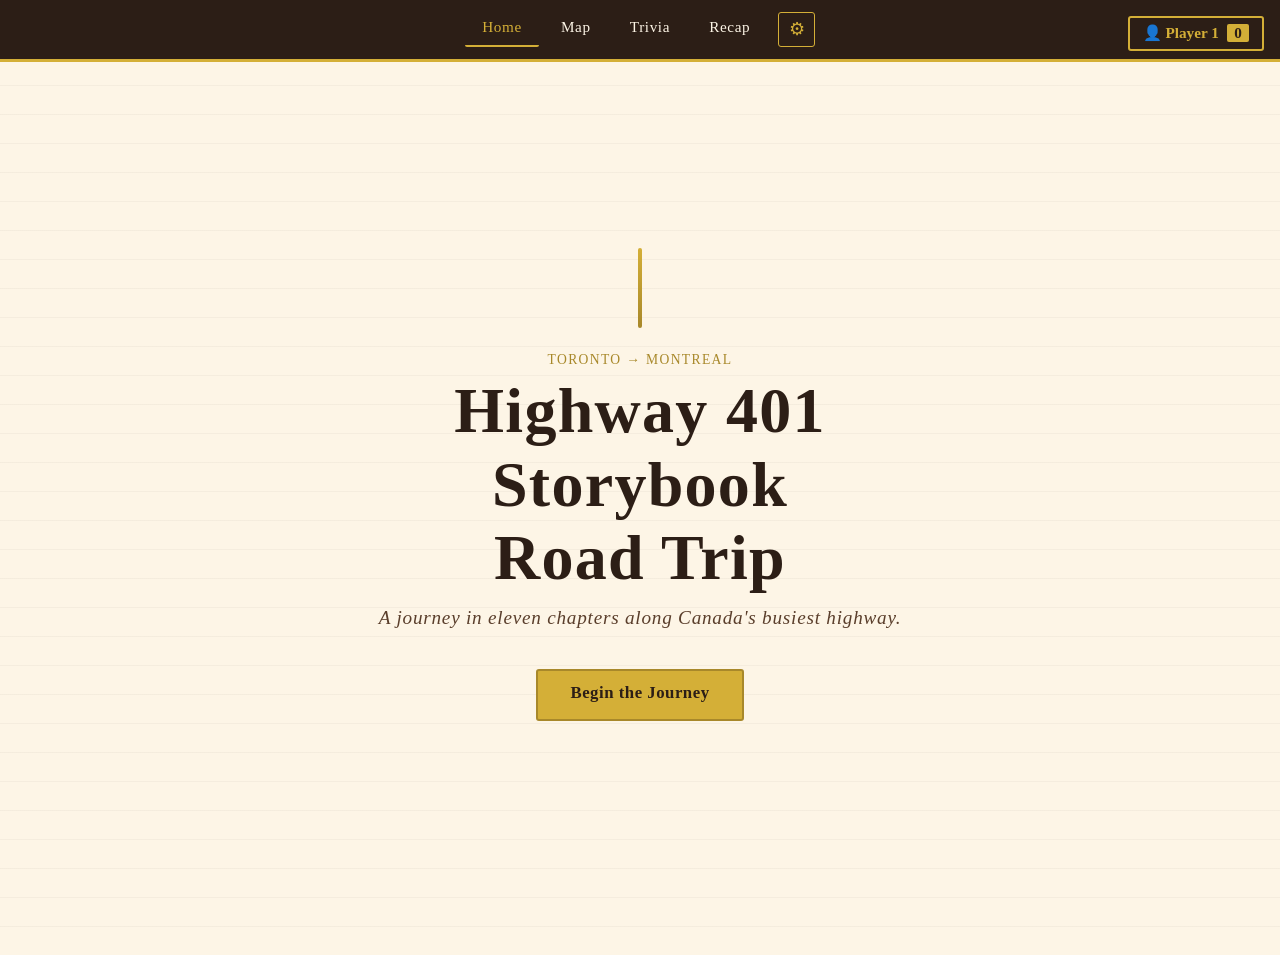
<file: index.html>
<!DOCTYPE html>
<html lang="en">
<head>
  <meta charset="UTF-8">
  <meta name="viewport" content="width=device-width, initial-scale=1.0">
  <title>Highway 401 Storybook Road Trip</title>
  <meta name="theme-color" content="#2c1e16">
  <link rel="manifest" href="manifest.json">
  <link rel="icon" href="icons/icon.svg" type="image/svg+xml">
  <link rel="stylesheet" href="css/style.css">
</head>
<body>

  <div id="score-display">Score: 0</div>

  <nav class="main-nav">
    <a href="index.html" class="active" data-i18n="nav.home">Home</a>
    <a href="map.html" data-i18n="nav.map">Map</a>
    <a href="game.html" data-i18n="nav.trivia">Trivia</a>
    <a href="recap.html" data-i18n="nav.recap">Recap</a>
  </nav>

  <main class="cover-hero">
    <div class="book-decoration"></div>
    <p class="route-label" data-i18n="cover.route">Toronto &rarr; Montreal</p>
    <h1 class="book-title">Highway 401<br>Storybook<br>Road Trip</h1>
    <p class="book-subtitle">A journey in eleven chapters along Canada's busiest highway.</p>
    <a href="game.html" class="btn btn-primary" data-i18n="cover.begin">Begin the Journey</a>
  </main>

  <script src="js/content.js"></script>
  <script src="js/storage.js"></script>
  <script src="js/players.js"></script>
  <script src="js/settings.js"></script>
  <script src="js/app.js"></script>
</body>
</html>
</file>
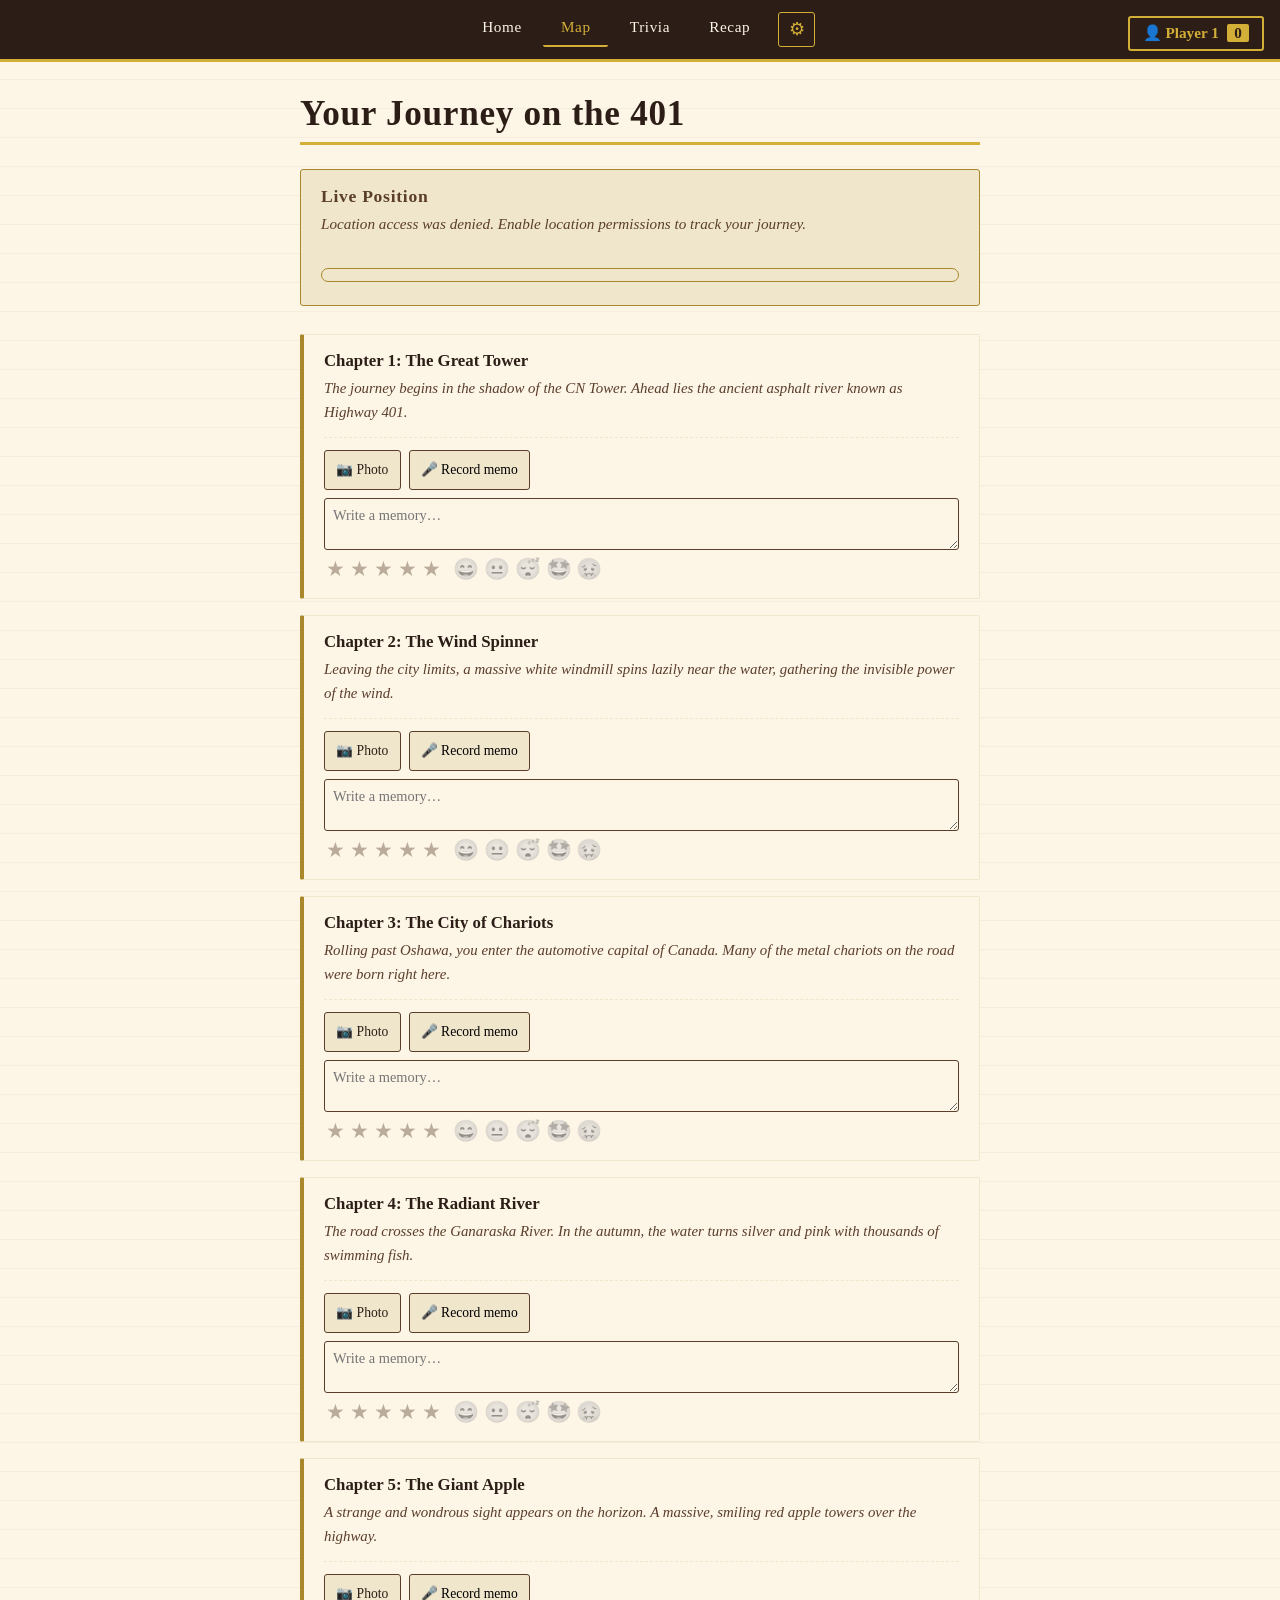
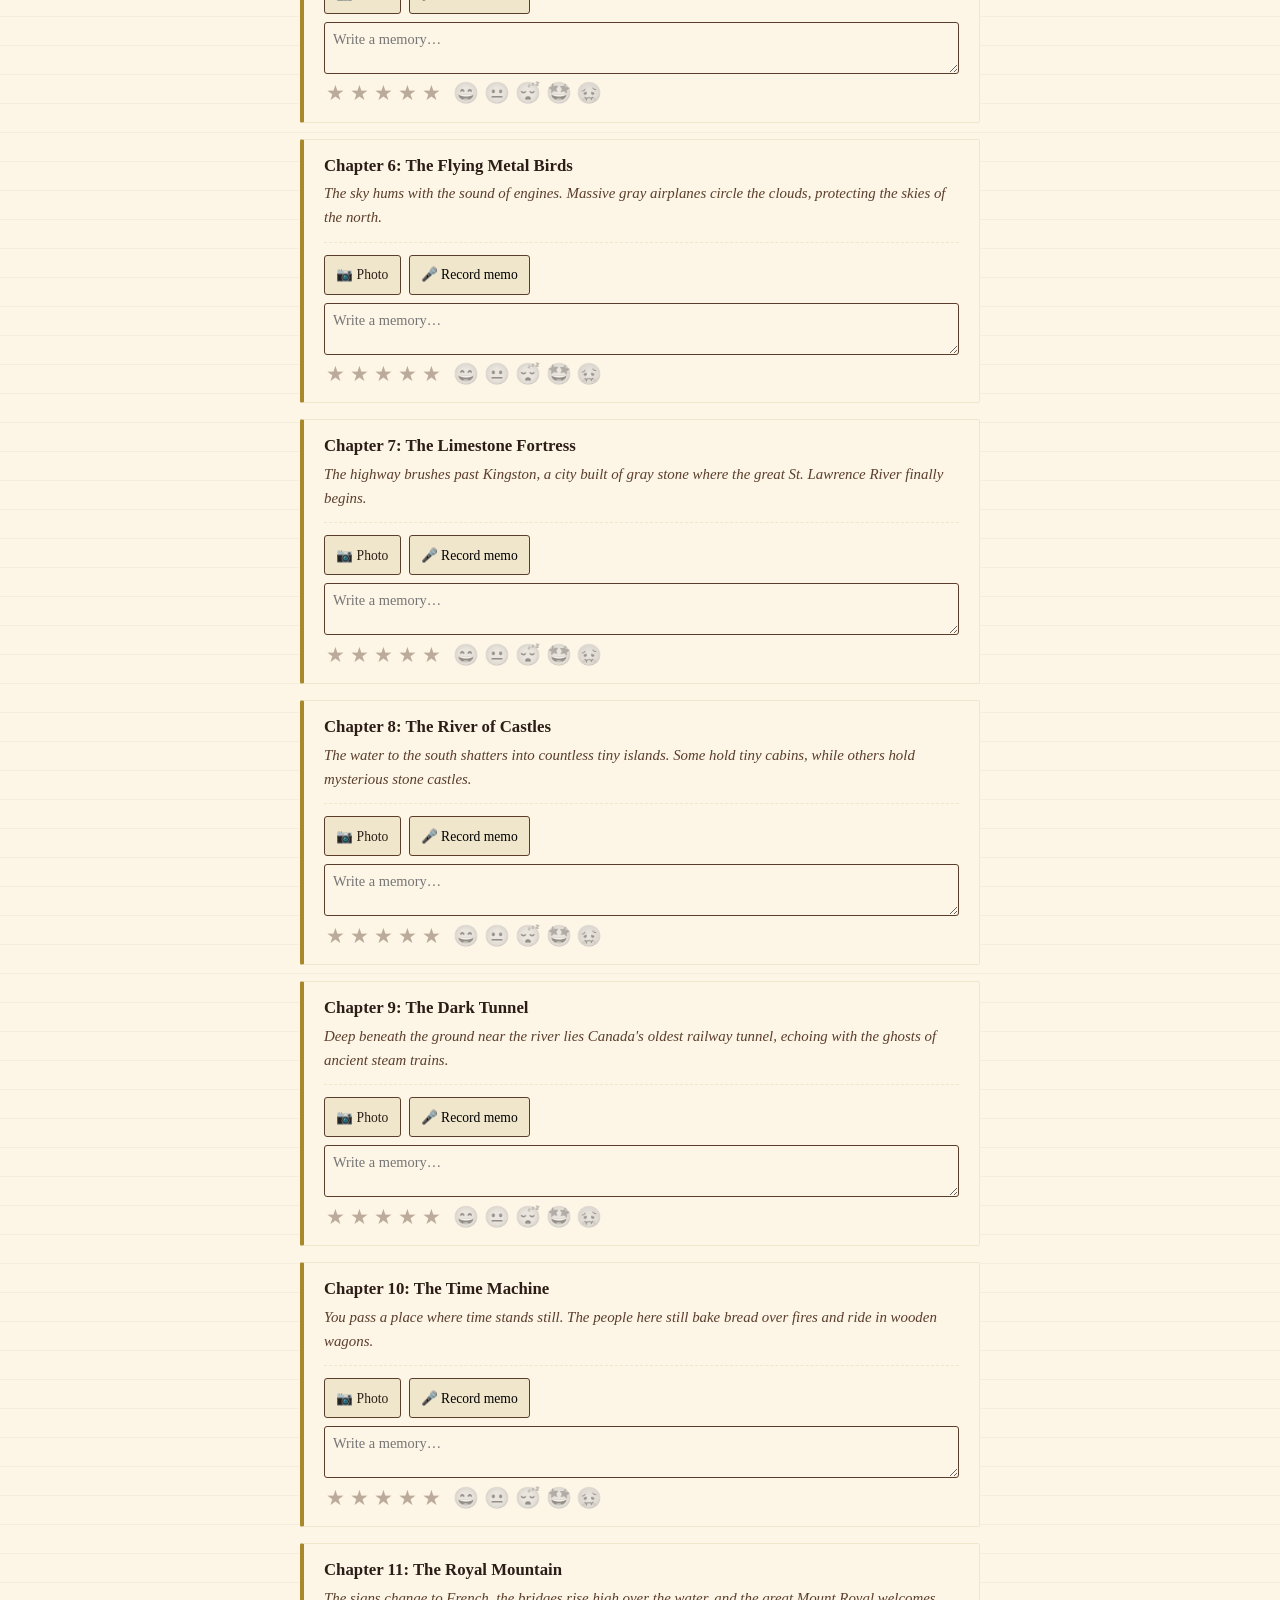
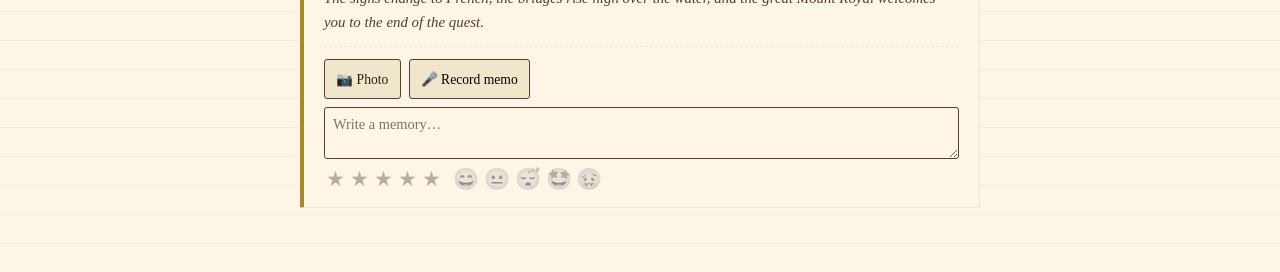
<file: map.html>
<!DOCTYPE html>
<html lang="en">
<head>
  <meta charset="UTF-8">
  <meta name="viewport" content="width=device-width, initial-scale=1.0">
  <title>Road Map — 401 Storybook</title>
  <meta name="theme-color" content="#2c1e16">
  <link rel="manifest" href="manifest.json">
  <link rel="icon" href="icons/icon.svg" type="image/svg+xml">
  <link rel="stylesheet" href="css/style.css">
</head>
<body>

  <div id="score-display">Score: 0</div>

  <nav class="main-nav">
    <a href="index.html" data-i18n="nav.home">Home</a>
    <a href="map.html" class="active" data-i18n="nav.map">Map</a>
    <a href="game.html" data-i18n="nav.trivia">Trivia</a>
    <a href="recap.html" data-i18n="nav.recap">Recap</a>
  </nav>

  <div class="page-inner">
    <h1>Your Journey on the 401</h1>

    <section class="gps-panel">
      <h2>Live Position</h2>
      <p id="geo-status">Requesting location access&hellip;</p>
      <p id="coords-display"></p>
      <div class="progress-track"><div id="progress-fill"></div></div>
      <p id="progress-label"></p>
      <p id="eta-label"></p>
    </section>

    <div id="map-container" class="milestone-list">
      <!-- Milestone cards rendered by app.js initMap() -->
    </div>
  </div>

  <script src="js/content.js"></script>
  <script src="js/storage.js"></script>
  <script src="js/players.js"></script>
  <script src="js/settings.js"></script>
  <script src="js/app.js"></script>
</body>
</html>
</file>
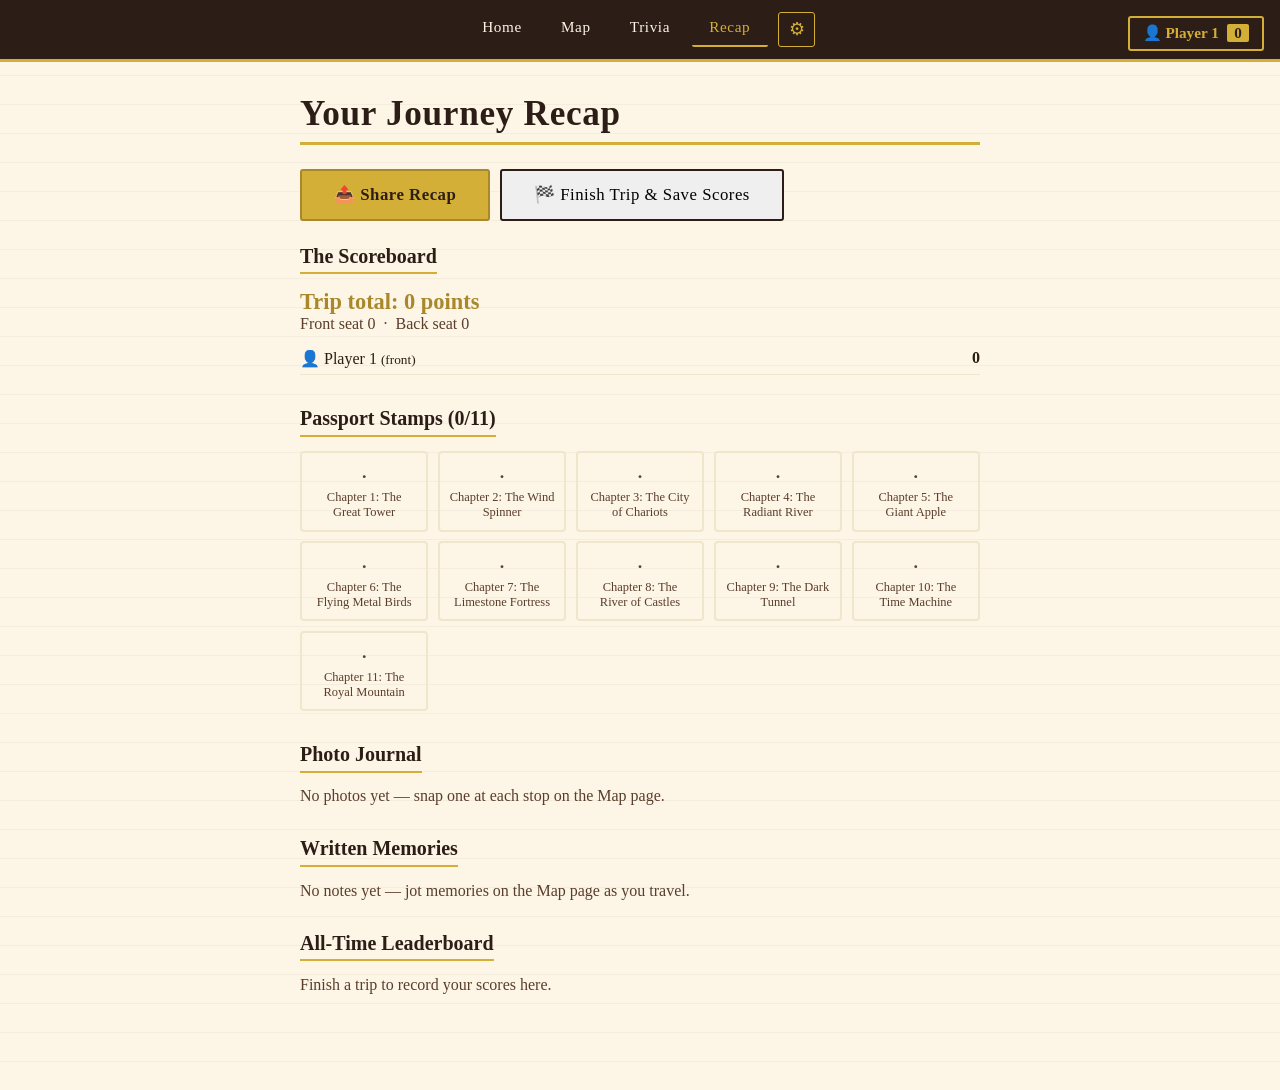
<file: recap.html>
<!DOCTYPE html>
<html lang="en">
<head>
  <meta charset="UTF-8">
  <meta name="viewport" content="width=device-width, initial-scale=1.0">
  <title>Trip Recap — 401 Storybook</title>
  <meta name="theme-color" content="#2c1e16">
  <link rel="manifest" href="manifest.json">
  <link rel="icon" href="icons/icon.svg" type="image/svg+xml">
  <link rel="stylesheet" href="css/style.css">
</head>
<body>

  <div id="score-display">Score: 0</div>

  <nav class="main-nav">
    <a href="index.html" data-i18n="nav.home">Home</a>
    <a href="map.html" data-i18n="nav.map">Map</a>
    <a href="game.html" data-i18n="nav.trivia">Trivia</a>
    <a href="recap.html" class="active" data-i18n="nav.recap">Recap</a>
  </nav>

  <div class="page-inner">
    <h1>Your Journey Recap</h1>

    <div style="display:flex;gap:0.6rem;flex-wrap:wrap;margin-bottom:1.5rem;">
      <button id="share-btn" class="btn btn-primary">📤 Share Recap</button>
      <button id="finish-btn" class="btn">🏁 Finish Trip &amp; Save Scores</button>
    </div>

    <section class="recap-section" id="recap-scores"></section>
    <section class="recap-section" id="recap-stamps"></section>
    <section class="recap-section" id="recap-photos"></section>
    <section class="recap-section" id="recap-memories"></section>
    <section class="recap-section" id="recap-leaderboard"></section>
  </div>

  <script src="js/content.js"></script>
  <script src="js/storage.js"></script>
  <script src="js/players.js"></script>
  <script src="js/settings.js"></script>
  <script src="js/app.js"></script>
  <script src="js/recap.js"></script>
</body>
</html>
</file>
<file: css/style.css>
/* ── Variables ─────────────────────────────────────────────────────────── */
:root {
  --parchment: #fdf5e6;
  --parchment-dark: #f0e6cc;
  --dark-ink: #2c1e16;
  --ink-mid: #5a3e2b;
  --gold: #d4af37;
  --gold-dark: #a8882a;
  --correct-green: #3a6b47;
  --incorrect-red: #8b2a2a;
  --font-serif: Georgia, "Times New Roman", serif;
  --max-width: 720px;
}

/* ── Reset & Base ──────────────────────────────────────────────────────── */
*, *::before, *::after {
  box-sizing: border-box;
  margin: 0;
  padding: 0;
}

html {
  font-size: 16px;
}

body {
  background-color: var(--parchment);
  background-image: repeating-linear-gradient(
    0deg,
    transparent,
    transparent 28px,
    rgba(44, 30, 22, 0.04) 28px,
    rgba(44, 30, 22, 0.04) 29px
  );
  color: var(--dark-ink);
  font-family: var(--font-serif);
  min-height: 100vh;
  padding-bottom: 3rem;
}

/* ── Score Badge ───────────────────────────────────────────────────────── */
#score-display {
  position: fixed;
  top: 1rem;
  right: 1rem;
  z-index: 200;
  background: var(--dark-ink);
  color: var(--gold);
  font-family: var(--font-serif);
  font-size: 1rem;
  font-weight: bold;
  padding: 0.4rem 0.9rem;
  border: 2px solid var(--gold);
  border-radius: 3px;
  letter-spacing: 0.03em;
  pointer-events: none;
}

/* ── Navigation ────────────────────────────────────────────────────────── */
.main-nav {
  display: flex;
  justify-content: center;
  gap: 0.25rem;
  padding: 0.75rem 1rem;
  background: var(--dark-ink);
  border-bottom: 3px solid var(--gold);
  position: sticky;
  top: 0;
  z-index: 100;
}

.main-nav a {
  color: var(--parchment);
  text-decoration: none;
  font-family: var(--font-serif);
  font-size: 0.95rem;
  padding: 0.4rem 1.1rem;
  border-radius: 2px;
  transition: background 0.15s, color 0.15s;
  letter-spacing: 0.04em;
}

.main-nav a:hover {
  background: rgba(212, 175, 55, 0.2);
  color: var(--gold);
}

.main-nav a.active {
  color: var(--gold);
  border-bottom: 2px solid var(--gold);
}

/* ── Page wrapper ──────────────────────────────────────────────────────── */
.page-inner {
  max-width: var(--max-width);
  margin: 0 auto;
  padding: 2rem 1.25rem 1rem;
}

/* ── Cover Page (index.html) ───────────────────────────────────────────── */
.cover-hero {
  display: flex;
  flex-direction: column;
  align-items: center;
  justify-content: center;
  min-height: calc(100vh - 55px);
  text-align: center;
  padding: 2rem 1.5rem;
  max-width: var(--max-width);
  margin: 0 auto;
}

.book-decoration {
  width: 4px;
  height: 80px;
  background: linear-gradient(to bottom, var(--gold), var(--gold-dark));
  margin-bottom: 1.5rem;
  border-radius: 2px;
}

.book-title {
  font-size: clamp(2.2rem, 6vw, 4rem);
  line-height: 1.15;
  letter-spacing: 0.02em;
  color: var(--dark-ink);
  margin-bottom: 0.75rem;
}

.book-subtitle {
  font-size: clamp(1rem, 2.5vw, 1.2rem);
  color: var(--ink-mid);
  font-style: italic;
  margin-bottom: 2.5rem;
  letter-spacing: 0.04em;
}

.route-label {
  font-size: 0.85rem;
  letter-spacing: 0.1em;
  text-transform: uppercase;
  color: var(--gold-dark);
  margin-bottom: 0.4rem;
}

/* ── Buttons ───────────────────────────────────────────────────────────── */
.btn {
  display: inline-block;
  font-family: var(--font-serif);
  font-size: 1.05rem;
  cursor: pointer;
  border: 2px solid var(--dark-ink);
  border-radius: 3px;
  padding: 0.75rem 2rem;
  text-decoration: none;
  transition: background 0.15s, color 0.15s, border-color 0.15s;
  min-height: 52px;
  letter-spacing: 0.03em;
}

.btn-primary {
  background: var(--gold);
  color: var(--dark-ink);
  border-color: var(--gold-dark);
  font-weight: bold;
}

.btn-primary:hover {
  background: var(--gold-dark);
  color: var(--parchment);
}

.btn-answer {
  background: var(--parchment);
  color: var(--dark-ink);
  border-color: var(--ink-mid);
  width: 100%;
  text-align: left;
  padding: 0.75rem 1rem;
  min-height: 56px;
  font-size: 1rem;
  line-height: 1.4;
}

.btn-answer:hover:not(:disabled) {
  background: var(--parchment-dark);
  border-color: var(--dark-ink);
}

.btn-answer:disabled {
  cursor: not-allowed;
  opacity: 0.8;
}

.btn-answer.correct {
  background: var(--correct-green);
  color: #fff;
  border-color: var(--correct-green);
}

.btn-answer.incorrect {
  background: var(--incorrect-red);
  color: #fff;
  border-color: var(--incorrect-red);
}

/* ── GPS Panel (map.html) ──────────────────────────────────────────────── */
.gps-panel {
  background: var(--parchment-dark);
  border: 1px solid var(--gold-dark);
  border-radius: 3px;
  padding: 1rem 1.25rem;
  margin-bottom: 1.75rem;
}

.gps-panel h2 {
  font-size: 1.1rem;
  margin-bottom: 0.5rem;
  color: var(--ink-mid);
  letter-spacing: 0.04em;
}

#geo-status {
  font-style: italic;
  color: var(--ink-mid);
  font-size: 0.95rem;
  margin-bottom: 0.4rem;
}

#coords-display {
  font-family: "Courier New", Courier, monospace;
  font-size: 0.95rem;
  color: var(--dark-ink);
  letter-spacing: 0.06em;
  min-height: 1.4em;
}

/* ── Milestone Cards (map.html) ────────────────────────────────────────── */
.milestone-list {
  display: flex;
  flex-direction: column;
  gap: 1rem;
}

.milestone-card {
  background: var(--parchment);
  border: 1px solid var(--parchment-dark);
  border-left: 4px solid var(--gold-dark);
  border-radius: 2px;
  padding: 1rem 1.25rem;
  transition: border-left-color 0.2s, background 0.2s, box-shadow 0.2s;
  position: relative;
}

.milestone-card h2 {
  font-size: 1.05rem;
  margin-bottom: 0.4rem;
  color: var(--dark-ink);
}

.card-story {
  font-style: italic;
  font-size: 0.93rem;
  color: var(--ink-mid);
  line-height: 1.6;
  margin-bottom: 0.4rem;
}

.card-coords {
  font-family: "Courier New", Courier, monospace;
  font-size: 0.78rem;
  color: var(--ink-mid);
  opacity: 0.7;
}

.milestone-card.nearest {
  border-left-color: var(--gold);
  background: #fdf0c0;
  box-shadow: 0 2px 12px rgba(212, 175, 55, 0.35);
}

.milestone-card.nearest::before {
  content: "📍 You are here";
  display: block;
  font-size: 0.8rem;
  font-style: normal;
  font-weight: bold;
  color: var(--gold-dark);
  margin-bottom: 0.4rem;
  letter-spacing: 0.04em;
}

/* ── Trivia Chapters (game.html) ───────────────────────────────────────── */
.trivia-chapter {
  margin-bottom: 2.5rem;
  padding-bottom: 2rem;
  border-bottom: 1px solid var(--parchment-dark);
}

.trivia-chapter:last-child {
  border-bottom: none;
}

.trivia-chapter h2 {
  font-size: 1.3rem;
  color: var(--dark-ink);
  margin-bottom: 0.5rem;
  padding-bottom: 0.4rem;
  border-bottom: 2px solid var(--gold);
  display: inline-block;
}

.chapter-story {
  font-style: italic;
  color: var(--ink-mid);
  font-size: 0.95rem;
  line-height: 1.65;
  margin: 0.75rem 0 1.25rem;
  padding-left: 1rem;
  border-left: 3px solid var(--parchment-dark);
}

.question-block {
  margin-bottom: 1.5rem;
}

.question-text {
  font-size: 1.05rem;
  font-weight: bold;
  color: var(--dark-ink);
  margin-bottom: 0.85rem;
  line-height: 1.5;
}

.answer-buttons {
  display: grid;
  grid-template-columns: 1fr 1fr;
  gap: 0.6rem;
  margin-bottom: 0.75rem;
}

.fact {
  font-style: italic;
  font-size: 0.93rem;
  color: var(--dark-ink);
  line-height: 1.6;
  padding: 0.6rem 0.9rem;
  border-left: 3px solid var(--gold);
  background: rgba(212, 175, 55, 0.08);
  border-radius: 0 2px 2px 0;
}

.fact.hidden {
  display: none;
}

/* ── Page headings ─────────────────────────────────────────────────────── */
.page-inner h1 {
  font-size: clamp(1.6rem, 4vw, 2.2rem);
  color: var(--dark-ink);
  margin-bottom: 1.5rem;
  padding-bottom: 0.5rem;
  border-bottom: 3px solid var(--gold);
  letter-spacing: 0.02em;
}

/* ══════════════════════════════════════════════════════════════════════════
   v2 — Multiplayer, Memory, GPS, Audio & Accessibility
   ══════════════════════════════════════════════════════════════════════════ */

/* ── Night mode (low-glare evening driving) ────────────────────────────── */
body.theme-night {
  --parchment: #1c1814;
  --parchment-dark: #14110d;
  --dark-ink: #ece3cf;
  --ink-mid: #c9b48a;
  --gold: #e0c25a;
  --gold-dark: #b89535;
}

body.theme-night {
  background-image: repeating-linear-gradient(
    0deg, transparent, transparent 28px,
    rgba(236, 227, 207, 0.04) 28px, rgba(236, 227, 207, 0.04) 29px
  );
}

body.theme-night #score-display .badge-toggle,
body.theme-night .main-nav { background: #0e0c09; }

/* ── Large / dyslexia-friendly text ────────────────────────────────────── */
body.text-large { font-size: 1.18rem; letter-spacing: 0.01em; }
body.text-large .btn-answer,
body.text-large .question-text,
body.text-large .card-story { line-height: 1.75; }

/* ── Score badge (active player + switcher) ────────────────────────────── */
#score-display { padding: 0; border: none; background: none; }

.badge-toggle {
  display: inline-flex;
  align-items: center;
  gap: 0.5rem;
  background: var(--dark-ink);
  color: var(--gold);
  border: 2px solid var(--gold);
  border-radius: 3px;
  font-family: var(--font-serif);
  font-size: 0.95rem;
  font-weight: bold;
  padding: 0.4rem 0.8rem;
  cursor: pointer;
}

.badge-score {
  background: var(--gold);
  color: var(--dark-ink);
  border-radius: 2px;
  padding: 0 0.45rem;
  min-width: 1.4rem;
  text-align: center;
}

.badge-menu {
  position: absolute;
  top: 110%;
  right: 0;
  width: 250px;
  background: var(--parchment);
  border: 2px solid var(--gold-dark);
  border-radius: 4px;
  box-shadow: 0 6px 20px rgba(0, 0, 0, 0.3);
  padding: 0.6rem;
  z-index: 300;
}

.badge-menu-title { font-size: 0.8rem; color: var(--ink-mid); margin-bottom: 0.4rem; letter-spacing: 0.05em; }

.badge-player { display: flex; align-items: center; gap: 0.3rem; margin-bottom: 0.3rem; }
.badge-player.is-active .badge-pick { border-color: var(--gold); font-weight: bold; }

.badge-pick {
  flex: 1;
  text-align: left;
  background: var(--parchment-dark);
  border: 1px solid var(--ink-mid);
  border-radius: 2px;
  padding: 0.45rem 0.5rem;
  font-family: var(--font-serif);
  color: var(--dark-ink);
  cursor: pointer;
  font-size: 0.9rem;
}
.badge-pick small { color: var(--ink-mid); }

.badge-remove {
  background: none; border: none; color: var(--incorrect-red);
  font-size: 1.2rem; cursor: pointer; padding: 0 0.3rem; line-height: 1;
}

.badge-add { display: flex; gap: 0.25rem; margin-top: 0.5rem; }
.badge-add-name { flex: 1; min-width: 0; padding: 0.4rem; border: 1px solid var(--ink-mid); border-radius: 2px; font-family: var(--font-serif); }
.badge-add-team { border: 1px solid var(--ink-mid); border-radius: 2px; font-family: var(--font-serif); }
.badge-add-btn { background: var(--gold); border: 1px solid var(--gold-dark); border-radius: 2px; padding: 0 0.7rem; cursor: pointer; font-family: var(--font-serif); font-weight: bold; }

/* ── Settings button + panel ───────────────────────────────────────────── */
.settings-btn {
  background: none;
  border: 1px solid var(--gold);
  color: var(--gold);
  font-size: 1.1rem;
  border-radius: 3px;
  padding: 0.25rem 0.6rem;
  margin-left: 0.4rem;
  cursor: pointer;
  line-height: 1.4;
}

.settings-panel {
  position: fixed;
  top: 60px;
  right: 1rem;
  width: 280px;
  max-width: calc(100vw - 2rem);
  background: var(--parchment);
  border: 2px solid var(--gold-dark);
  border-radius: 4px;
  box-shadow: 0 6px 24px rgba(0, 0, 0, 0.35);
  padding: 1rem 1.1rem;
  z-index: 400;
}

.settings-panel h2 {
  font-size: 1.1rem;
  margin-bottom: 0.75rem;
  color: var(--dark-ink);
  border-bottom: 2px solid var(--gold);
  padding-bottom: 0.35rem;
}

.settings-row {
  display: flex;
  align-items: center;
  justify-content: space-between;
  gap: 0.75rem;
  margin-bottom: 0.7rem;
  font-size: 0.95rem;
}

.settings-row select {
  font-family: var(--font-serif);
  padding: 0.35rem 0.4rem;
  border: 1px solid var(--ink-mid);
  border-radius: 2px;
  background: var(--parchment);
  color: var(--dark-ink);
}

.settings-toggle input { width: 22px; height: 22px; accent-color: var(--gold-dark); }

/* ── Turn banner (multiplayer) ─────────────────────────────────────────── */
.turn-banner {
  background: var(--gold);
  color: var(--dark-ink);
  font-weight: bold;
  text-align: center;
  padding: 0.6rem 1rem;
  border-radius: 3px;
  margin-bottom: 1.5rem;
  letter-spacing: 0.02em;
}

/* ── Listen (narration) buttons ────────────────────────────────────────── */
.listen-btn {
  background: none;
  border: none;
  cursor: pointer;
  font-size: 1rem;
  padding: 0 0.2rem;
  vertical-align: middle;
  opacity: 0.7;
}
.listen-btn:hover { opacity: 1; }

/* ── French phrase card ────────────────────────────────────────────────── */
.phrase-card {
  display: flex;
  align-items: baseline;
  gap: 0.6rem;
  background: rgba(212, 175, 55, 0.12);
  border: 1px dashed var(--gold-dark);
  border-radius: 3px;
  padding: 0.5rem 0.8rem;
  margin-bottom: 1.25rem;
}
.phrase-fr { font-weight: bold; color: var(--dark-ink); font-size: 1.05rem; }
.phrase-en { font-style: italic; color: var(--ink-mid); font-size: 0.9rem; }
.phrase-card .listen-btn { margin-left: auto; }

/* ── Locked chapters (GPS play mode) ───────────────────────────────────── */
.trivia-chapter.locked { opacity: 0.85; }
.trivia-chapter.locked h2 { color: var(--ink-mid); border-bottom-color: var(--ink-mid); }
.locked-note {
  font-style: italic;
  color: var(--ink-mid);
  background: var(--parchment-dark);
  border-left: 3px solid var(--ink-mid);
  padding: 0.75rem 1rem;
  border-radius: 0 2px 2px 0;
  margin-top: 0.5rem;
}

/* ── Colorblind-safe answer cues (glyph, not color alone) ──────────────── */
.btn-answer.correct::after { content: "  ✓"; font-weight: bold; }
.btn-answer.incorrect::after { content: "  ✗"; font-weight: bold; }

/* ── GPS progress + ETA panel ──────────────────────────────────────────── */
.progress-track {
  width: 100%;
  height: 14px;
  background: var(--parchment-dark);
  border: 1px solid var(--gold-dark);
  border-radius: 7px;
  overflow: hidden;
  margin: 0.5rem 0 0.4rem;
}
#progress-fill {
  height: 100%;
  width: 0%;
  background: linear-gradient(to right, var(--gold-dark), var(--gold));
  transition: width 0.6s ease;
}
#progress-label, #eta-label {
  font-size: 0.85rem;
  color: var(--ink-mid);
  margin-bottom: 0.2rem;
}

/* ── Memory tools (map cards) ──────────────────────────────────────────── */
.card-head { display: flex; align-items: center; justify-content: space-between; gap: 0.5rem; }
.stamp {
  display: none;
  font-size: 0.75rem;
  font-weight: bold;
  color: var(--gold-dark);
  border: 1px solid var(--gold-dark);
  border-radius: 2px;
  padding: 0.1rem 0.4rem;
  transform: rotate(-6deg);
}
.milestone-card.visited .stamp { display: inline-block; }

.memory-tools {
  display: flex;
  flex-wrap: wrap;
  align-items: center;
  gap: 0.5rem;
  margin-top: 0.75rem;
  padding-top: 0.75rem;
  border-top: 1px dashed var(--parchment-dark);
}

.mem-photo {
  display: inline-flex;
  align-items: center;
  gap: 0.3rem;
  background: var(--parchment-dark);
  border: 1px solid var(--ink-mid);
  border-radius: 3px;
  padding: 0.45rem 0.7rem;
  cursor: pointer;
  font-size: 0.85rem;
  min-height: 40px;
}
.mem-photo input { display: none; }

.photo-thumb {
  width: 64px;
  height: 64px;
  object-fit: cover;
  border: 2px solid var(--gold-dark);
  border-radius: 3px;
}

.mem-record {
  background: var(--parchment-dark);
  border: 1px solid var(--ink-mid);
  border-radius: 3px;
  padding: 0.45rem 0.7rem;
  cursor: pointer;
  font-family: var(--font-serif);
  font-size: 0.85rem;
  min-height: 40px;
}
.mem-record.recording { background: var(--incorrect-red); color: #fff; border-color: var(--incorrect-red); }

.memo-audio { width: 100%; margin-top: 0.4rem; }

.mem-note {
  width: 100%;
  font-family: var(--font-serif);
  font-size: 0.9rem;
  padding: 0.5rem;
  border: 1px solid var(--ink-mid);
  border-radius: 3px;
  background: var(--parchment);
  color: var(--dark-ink);
  resize: vertical;
}

.mem-rating .star, .mem-mood .mood {
  background: none;
  border: none;
  cursor: pointer;
  font-size: 1.3rem;
  padding: 0.1rem 0.15rem;
  line-height: 1;
}
.mem-rating .star { color: var(--ink-mid); opacity: 0.4; }
.mem-rating .star.on { color: var(--gold); opacity: 1; }
.mem-mood .mood { filter: grayscale(1); opacity: 0.5; }
.mem-mood .mood.on { filter: none; opacity: 1; transform: scale(1.15); }

/* ── Recap page ────────────────────────────────────────────────────────── */
.recap-section { margin-bottom: 2rem; }
.recap-section h2 {
  font-size: 1.25rem;
  border-bottom: 2px solid var(--gold);
  padding-bottom: 0.3rem;
  margin-bottom: 0.9rem;
  display: inline-block;
}
.stamp-grid {
  display: grid;
  grid-template-columns: repeat(auto-fill, minmax(110px, 1fr));
  gap: 0.6rem;
}
.stamp-cell {
  border: 2px solid var(--parchment-dark);
  border-radius: 4px;
  padding: 0.6rem;
  text-align: center;
  font-size: 0.78rem;
  color: var(--ink-mid);
  min-height: 70px;
  display: flex;
  flex-direction: column;
  justify-content: center;
}
.stamp-cell.earned { border-color: var(--gold); color: var(--dark-ink); background: rgba(212, 175, 55, 0.1); }
.stamp-cell .seal { font-size: 1.5rem; }
.photo-gallery { display: grid; grid-template-columns: repeat(auto-fill, minmax(120px, 1fr)); gap: 0.6rem; }
.photo-gallery figure { margin: 0; }
.photo-gallery img { width: 100%; border-radius: 4px; border: 2px solid var(--gold-dark); }
.photo-gallery figcaption { font-size: 0.78rem; color: var(--ink-mid); text-align: center; margin-top: 0.2rem; }
.leaderboard-list { list-style: none; }
.leaderboard-list li { display: flex; justify-content: space-between; padding: 0.4rem 0; border-bottom: 1px solid var(--parchment-dark); }

/* ── Mobile ────────────────────────────────────────────────────────────── */
@media (max-width: 600px) {
  .answer-buttons {
    grid-template-columns: 1fr;
  }

  .main-nav a {
    font-size: 0.85rem;
    padding: 0.4rem 0.7rem;
  }

  .book-title {
    font-size: 2rem;
  }

  .trivia-chapter h2 {
    font-size: 1.1rem;
  }
}
</file>
